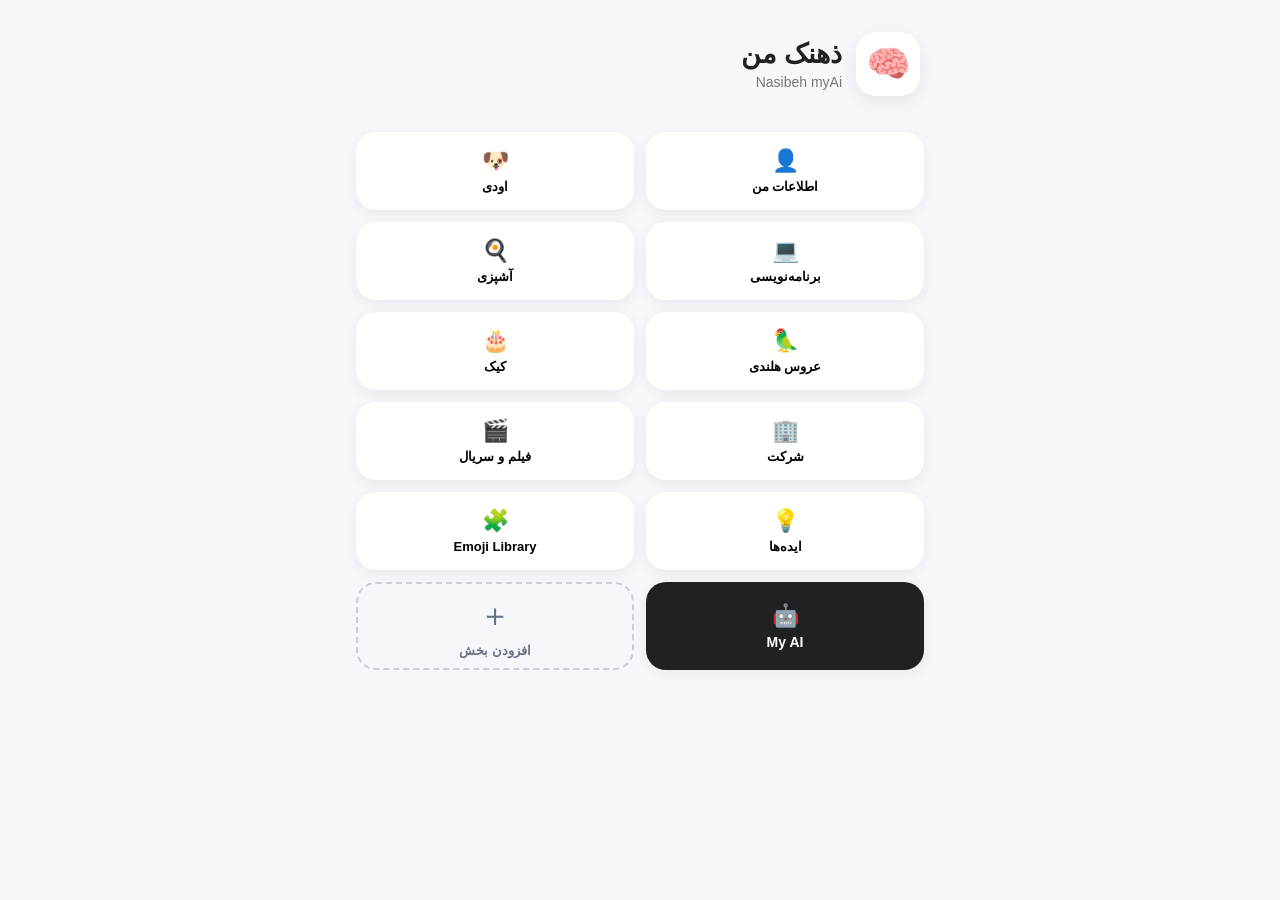
<file: index.html>
<!DOCTYPE html>
<html lang="fa" dir="rtl">
<head>
    <meta charset="UTF-8">
    <meta name="viewport" content="width=device-width, initial-scale=1.0">
    <meta name="theme-color" content="#ffffff">
    <title>🧠 Nasibeh myAi</title>
    <link rel="stylesheet" href="css/style.css?v=3">
</head>

<body>

    <main class="app">

        <header class="app-header">
            <div class="logo">🧠</div>
            <div>
                <h1>ذهنک من</h1>
                <p>Nasibeh myAi</p>
            </div>
        </header>

        <section class="sections">
            
            <button class="section-card">
                <span>👤</span>
                <strong>اطلاعات من</strong>
            </button>

            <button class="section-card">
                <span>🐶</span>
                <strong>اودی</strong>
            </button>

            <button class="section-card">
                <span>💻</span>
                <strong>برنامه‌نویسی</strong>
            </button>

            <button class="section-card">
                <span>🍳</span>
                <strong>آشپزی</strong>
            </button>

            <button class="section-card">
                <span>🦜</span>
                <strong>عروس هلندی</strong>
            </button>

            <button class="section-card">
                <span>🎂</span>
                <strong>کیک</strong>
            </button>

            <button class="section-card">
                <span>🏢</span>
                <strong>شرکت</strong>
            </button>

            <button class="section-card">
                <span>🎬</span>
                <strong>فیلم و سریال</strong>
            </button>

            <button class="section-card">
                <span>💡</span>
                <strong>ایده‌ها</strong>
            </button>

            <button class="section-card emoji-library-card">
                <span>🧩</span>
                <strong>Emoji Library</strong>
            </button>

            
<button class="section-card ai-card">
                <span>🤖</span>
                <strong>My AI</strong>
            </button>

            <button class="section-card add-card" type="button" onclick="addSection()">
                <span>＋</span>
                <strong>افزودن بخش</strong>
            </button>

        </section>

    </main>

    <script src="js/app.js?v=1006"></script>
</body>
</html>
</file>
<file: css/style.css>
* {
    box-sizing: border-box;
    margin: 0;
    padding: 0;
}

body {
    font-family: sans-serif;
    background: #f5f7fb;
    color: #202124;
    min-height: 100vh;
}

.app {
    width: 100%;
    max-width: 600px;
    margin: 0 auto;
    padding: 24px 16px 40px;
}

.app-header {
    display: flex;
    align-items: center;
    gap: 14px;
    margin-bottom: 28px;
    padding: 8px 4px;
}

.logo {
    width: 64px;
    height: 64px;
    border-radius: 20px;
    background: #ffffff;
    display: flex;
    align-items: center;
    justify-content: center;
    font-size: 36px;
    box-shadow: 0 5px 18px rgba(0, 0, 0, 0.08);
}

.app-header h1 {
    font-size: 27px;
    margin-bottom: 4px;
}

.app-header p {
    font-size: 14px;
    color: #777;
    direction: ltr;
    text-align: right;
}

.sections {
    display: grid;
    grid-template-columns: repeat(2, 1fr);
    gap: 12px;
}

.section-card {
    border: none;
    background: #ffffff;
    min-height: 78px;
    border-radius: 20px;
    padding: 10px 8px;
    display: flex;
    flex-direction: column;
    align-items: center;
    justify-content: center;
    gap: 5px;
    font-family: inherit;
    cursor: pointer;
    box-shadow: 0 4px 15px rgba(0, 0, 0, 0.06);
    transition: transform 0.15s ease, box-shadow 0.15s ease;
}

.section-card span {
    font-size: 22px;
}

.section-card strong {
    font-size: 13px;
    font-weight: 600;
}

.section-card:active {
    transform: scale(0.96);
}

.ai-card {
    background: #202124;
    color: #ffffff;
}

.ai-card strong {
    font-size: 14px;
    direction: ltr;
}

.add-card {
    border: 2px dashed #c9ced8;
    background: transparent;
    color: #697386;
    box-shadow: none;
}

.add-card span {
    font-size: 32px;
}

@media (max-width: 360px) {
    .sections {
        grid-template-columns: 1fr;
    }

    .section-card {
        min-height: 78px;
    }
}

/* صفحه داخلی بخش‌ها */

.back-button {
    border: none;
    background: #ffffff;
    width: 46px;
    height: 46px;
    border-radius: 14px;
    font-size: 24px;
    cursor: pointer;
    box-shadow: 0 4px 12px rgba(0, 0, 0, 0.06);
}

.section-page {
    display: flex;
    flex-direction: column;
    gap: 16px;
}

.add-note-button {
    width: 100%;
    min-height: 58px;
    border: 2px dashed #c9ced8;
    border-radius: 18px;
    background: #ffffff;
    color: #4f596b;
    font-family: inherit;
    font-size: 16px;
    font-weight: 600;
    cursor: pointer;
}

.notes-list {
    display: flex;
    flex-direction: column;
    gap: 12px;
}

.empty-note {
    background: #ffffff;
    border-radius: 18px;
    padding: 24px 18px;
    text-align: center;
    color: #8a919f;
    font-size: 14px;
}

/* فرم افزودن یادداشت */

.note-form {
    background: #ffffff;
    border-radius: 20px;
    padding: 20px;
    box-shadow: 0 4px 15px rgba(0, 0, 0, 0.06);
    display: flex;
    flex-direction: column;
    gap: 10px;
}

.note-form label {
    font-size: 14px;
    font-weight: 600;
    color: #4f596b;
    margin-top: 4px;
}

.note-form input,
.note-form textarea {
    width: 100%;
    border: 1px solid #d9dde5;
    border-radius: 14px;
    padding: 13px 14px;
    font-family: inherit;
    font-size: 15px;
    background: #f9fafc;
    color: #202124;
    outline: none;
    direction: rtl;
}

.note-form textarea {
    min-height: 180px;
    resize: vertical;
    line-height: 1.8;
}

.note-form input:focus,
.note-form textarea:focus {
    border-color: #9aa4b5;
    background: #ffffff;
}

.form-buttons {
    display: flex;
    gap: 10px;
    margin-top: 8px;
}

.save-note-button,
.cancel-note-button {
    flex: 1;
    min-height: 50px;
    border-radius: 14px;
    font-family: inherit;
    font-size: 15px;
    font-weight: 600;
    cursor: pointer;
}

.save-note-button {
    border: none;
    background: #202124;
    color: #ffffff;
}

.cancel-note-button {
    border: 1px solid #d9dde5;
    background: #ffffff;
    color: #555e6f;
}

/* یادداشت های ذخیره شده */

.note-card {
    background: #ffffff;
    border-radius: 18px;
    padding: 18px;
    box-shadow: 0 4px 15px rgba(0, 0, 0, 0.06);
}

.note-card h3 {
    font-size: 17px;
    margin-bottom: 10px;
    color: #202124;
}

.note-card p {
    font-size: 14px;
    line-height: 2;
    color: #555e6f;
    white-space: normal;
}

/* وضعیت ذخیره خودکار */

.autosave-status {
    font-size: 12px;
    color: #6f7785;
    text-align: center;
    min-height: 20px;
}

/* دکمه های یادداشت */

.note-actions {
    display: flex;
    gap: 8px;
    margin-top: 16px;
}

.edit-note-button,
.delete-note-button {
    flex: 1;
    min-height: 42px;
    border-radius: 12px;
    font-family: inherit;
    font-size: 13px;
    font-weight: 600;
    cursor: pointer;
}

.edit-note-button {
    border: 1px solid #d9dde5;
    background: #f9fafc;
    color: #4f596b;
}

.delete-note-button {
    border: 1px solid #e0d2d2;
    background: #fff8f8;
    color: #8a4b4b;
}

/* مدیریت بخش های سفارشی */

.custom-section-card {
    position: relative;
    padding: 10px 8px;
}

.custom-section-main {
    width: 100%;
    height: 100%;
    display: flex;
    flex-direction: column;
    align-items: center;
    justify-content: center;
    gap: 5px;
    cursor: pointer;
}

.custom-section-actions {
    position: absolute;
    top: 5px;
    left: 5px;
    display: flex;
    gap: 3px;
}

.custom-edit-button,
.custom-delete-button {
    width: 25px;
    height: 25px;
    padding: 0;
    border-radius: 8px;
    font-family: inherit;
    font-size: 11px;
    cursor: pointer;
}

.custom-edit-button {
    border: 1px solid #d9dde5;
    background: #ffffff;
}

.custom-delete-button {
    border: 1px solid #e0d2d2;
    background: #fff8f8;
}


/* دکمه افزودن یادداشت - صورتی و سفید */

.add-note-button {
    border: 2px dashed #f3a6bd;
    background: #fff4f7;
    color: #d85b82;
    box-shadow: 0 4px 12px rgba(216, 91, 130, 0.08);
    transition: 0.2s ease;
}

.add-note-button:hover {
    background: #ffe9f0;
    border-color: #e98aa7;
}

.add-note-button:active {
    background: #ffdce7;
    transform: scale(0.98);
}


/* کتابخانه ایموجی */

.emoji-library-page {
    display: flex;
    flex-direction: column;
    gap: 16px;
}

.add-emoji-button {
    width: 100%;
    min-height: 58px;
    border: 2px dashed #f3a6bd;
    border-radius: 18px;
    background: #fff4f7;
    color: #d85b82;
    font-family: inherit;
    font-size: 16px;
    font-weight: 600;
    cursor: pointer;
    box-shadow: 0 4px 12px rgba(216, 91, 130, 0.08);
}

.add-emoji-button:active {
    background: #ffdce7;
    transform: scale(0.98);
}

.add-emoji-overlay {
    position: fixed;
    inset: 0;
    z-index: 9999;
    display: flex;
    align-items: center;
    justify-content: center;
    background: rgba(0, 0, 0, 0.45);
    direction: rtl;
}

.add-emoji-box {
    width: min(88%, 360px);
    padding: 22px;
    border-radius: 20px;
    background: #ffffff;
    box-shadow: 0 10px 35px rgba(0, 0, 0, 0.2);
    text-align: center;
}

.add-emoji-box h3 {
    margin: 0 0 18px;
    font-size: 18px;
}

.add-emoji-box input {
    width: 100%;
    box-sizing: border-box;
    padding: 12px 14px;
    border: 1px solid #ddd;
    border-radius: 12px;
    font-family: inherit;
    font-size: 24px;
    text-align: center;
    direction: ltr;
    outline: none;
}

.add-emoji-box input:focus {
    border-color: #e91e63;
}

.add-emoji-actions {
    display: flex;
    gap: 10px;
    margin-top: 16px;
}

.add-emoji-actions button {
    flex: 1;
    border: none;
    border-radius: 12px;
    padding: 11px;
    font-family: inherit;
    font-size: 14px;
    font-weight: 600;
    cursor: pointer;
}

#saveNewEmoji {
    background: #e91e63;
    color: white;
}

#cancelNewEmoji {
    background: #eeeeee;
    color: #444444;
}

.delete-note-overlay {
    position: fixed;
    inset: 0;
    z-index: 9999;
    display: flex;
    align-items: center;
    justify-content: center;
    background: rgba(0, 0, 0, 0.45);
    direction: rtl;
}

.delete-note-box {
    width: min(88%, 360px);
    padding: 22px;
    border-radius: 20px;
    background: #ffffff;
    box-shadow: 0 10px 35px rgba(0, 0, 0, 0.2);
    text-align: center;
}

.delete-note-box h3 {
    margin: 0 0 12px;
    font-size: 18px;
}

.delete-note-box p {
    margin: 0;
    color: #555e6f;
    line-height: 1.8;
    font-size: 14px;
}

.delete-note-actions {
    display: flex;
    gap: 10px;
    margin-top: 18px;
}

.delete-note-actions button {
    flex: 1;
    min-height: 48px;
    border: none;
    border-radius: 12px;
    padding: 10px;
    font-family: inherit;
    font-size: 14px;
    font-weight: 600;
    cursor: pointer;
}

#confirmDeleteNote {
    background: #d32f2f;
    color: #ffffff;
}

#cancelDeleteNote {
    background: #eeeeee;
    color: #444444;
}

.emoji-grid {
    display: grid;
    grid-template-columns: repeat(5, 1fr);
    gap: 10px;
}

.emoji-item {
    min-height: 58px;
    border: 1px solid #f1d5de;
    border-radius: 16px;
    background: #ffffff;
    font-size: 27px;
    cursor: pointer;
    box-shadow: 0 3px 10px rgba(0, 0, 0, 0.04);
}

.emoji-item:active {
    background: #fff0f4;
    transform: scale(0.94);
}


/* انتخاب ایموجی برای بخش */

.emoji-picker-overlay {
    position: fixed;
    inset: 0;
    z-index: 1000;
    display: flex;
    align-items: center;
    justify-content: center;
    padding: 18px;
    background: rgba(0, 0, 0, 0.35);
}

.emoji-picker-box {
    width: 100%;
    max-width: 420px;
    max-height: 80vh;
    overflow-y: auto;
    padding: 18px;
    border-radius: 22px;
    background: #ffffff;
    box-shadow: 0 10px 35px rgba(0, 0, 0, 0.15);
}

.emoji-picker-title {
    margin: 0 0 14px;
    text-align: center;
    color: #d85b82;
    font-size: 17px;
}

.emoji-picker-grid {
    display: grid;
    grid-template-columns: repeat(5, 1fr);
    gap: 9px;
}

.emoji-picker-item {
    min-height: 54px;
    border: 1px solid #f1d5de;
    border-radius: 14px;
    background: #fffafb;
    font-size: 26px;
    cursor: pointer;
}

.emoji-picker-item:active {
    background: #ffe8ef;
    transform: scale(0.94);
}

.emoji-picker-cancel {
    width: 100%;
    margin-top: 14px;
    min-height: 48px;
    border: 1px solid #e4e4e4;
    border-radius: 14px;
    background: #f7f7f7;
    color: #666666;
    font-family: inherit;
    font-size: 15px;
    cursor: pointer;
}

/* =========================
   My AI
   ========================= */

.my-ai-page {
    display: flex;
    flex-direction: column;
    gap: 12px;
    min-height: calc(100vh - 150px);
}

.my-ai-chat {
    flex: 1;
    min-height: 420px;
    padding: 14px;
    border-radius: 20px;
    background: #f7f7f8;
    border: 1px solid #e7e7ea;
    overflow-y: auto;
    display: flex;
    flex-direction: column;
    gap: 12px;
}

.my-ai-message {
    display: flex;
    align-items: flex-start;
    gap: 8px;
    width: 100%;
}

.ai-message {
    justify-content: flex-start;
}

.user-message {
    justify-content: flex-end;
}

.my-ai-avatar {
    width: 34px;
    height: 34px;
    flex-shrink: 0;
    display: flex;
    align-items: center;
    justify-content: center;
    border-radius: 12px;
    background: #202124;
    font-size: 18px;
}

.my-ai-bubble {
    max-width: 78%;
    padding: 10px 13px;
    border-radius: 16px;
    line-height: 1.8;
    font-size: 14px;
    word-break: break-word;
}

.ai-message .my-ai-bubble {
    background: #ffffff;
    color: #333333;
    border: 1px solid #e8e8eb;
    border-top-right-radius: 5px;
}

.user-message .my-ai-bubble {
    background: #d85b82;
    color: #ffffff;
    border-top-left-radius: 5px;
}

.my-ai-input-area {
    display: flex;
    gap: 8px;
    align-items: flex-end;
}

.my-ai-input {
    flex: 1;
    min-height: 52px;
    max-height: 130px;
    padding: 12px;
    border: 1px solid #e1e1e5;
    border-radius: 16px;
    background: #ffffff;
    color: #333333;
    font-family: inherit;
    font-size: 14px;
    resize: vertical;
    outline: none;
    box-sizing: border-box;
}

.my-ai-input:focus {
    border-color: #d85b82;
    box-shadow: 0 0 0 3px rgba(216, 91, 130, 0.10);
}

.my-ai-send {
    min-width: 78px;
    min-height: 52px;
    padding: 0 12px;
    border: none;
    border-radius: 16px;
    background: #202124;
    color: #ffffff;
    font-family: inherit;
    font-size: 14px;
    font-weight: 600;
    cursor: pointer;
}

.my-ai-send:active {
    transform: scale(0.96);
}


.my-ai-bubble {
    position: relative;
}

.my-ai-copy-button {
    position: absolute;
    top: 7px;
    right: 8px;
    width: 28px;
    height: 28px;
    padding: 0;
    border: none;
    background: transparent;
    color: #777777;
    font-family: inherit;
    font-size: 17px;
    line-height: 28px;
    cursor: pointer;
    z-index: 2;
}

.my-ai-copy-button:active {
    transform: scale(0.92);
}

.my-ai-response-content {
    padding-top: 28px;
}

.my-ai-copy-button:active {
    background: #eeeeef;
    transform: scale(0.96);
}


/* رنگ‌بندی عنوان یادداشت‌ها */
.note-list-item {
    border: none;
    border-radius: 16px;
    padding: 11px 14px;
    font-family: inherit;
    font-size: 16px;
    font-weight: 600;
    cursor: pointer;
    box-shadow: 0 3px 10px rgba(0, 0, 0, 0.05);
    direction: rtl;
}

.note-list-item:nth-child(odd) {
    background: #ffe1ec;
    color: #9c3f61;
}

.note-list-item:nth-child(even) {
    background: #fff1b8;
    color: #806600;
}


.add-section-overlay {
    position: fixed;
    inset: 0;
    z-index: 9999;
    display: flex;
    align-items: center;
    justify-content: center;
    background: rgba(0, 0, 0, 0.45);
    direction: rtl;
}

.add-section-box {
    width: min(88%, 360px);
    padding: 22px;
    border-radius: 20px;
    background: #ffffff;
    box-shadow: 0 10px 35px rgba(0, 0, 0, 0.2);
    text-align: center;
}

.add-section-box h3 {
    margin: 0 0 18px;
    font-size: 18px;
}

.add-section-box input {
    width: 100%;
    box-sizing: border-box;
    padding: 12px 14px;
    border: 1px solid #ddd;
    border-radius: 12px;
    font-family: inherit;
    font-size: 15px;
    direction: rtl;
    outline: none;
}

.add-section-box input:focus {
    border-color: #e91e63;
}

.add-section-actions {
    display: flex;
    gap: 10px;
    margin-top: 16px;
}

.add-section-actions button {
    flex: 1;
    border: none;
    border-radius: 12px;
    padding: 11px;
    font-family: inherit;
    font-size: 14px;
    font-weight: 600;
    cursor: pointer;
}

#saveNewSection {
    background: #e91e63;
    color: white;
}

#cancelNewSection {
    background: #eeeeee;
    color: #444444;
}
</file>
<file: android/app/src/main/assets/css/style.css>
* {
    box-sizing: border-box;
    margin: 0;
    padding: 0;
}

body {
    font-family: sans-serif;
    background: #f5f7fb;
    color: #202124;
    min-height: 100vh;
}

.app {
    width: 100%;
    max-width: 600px;
    margin: 0 auto;
    padding: 24px 16px 40px;
}

.app-header {
    display: flex;
    align-items: center;
    gap: 14px;
    margin-bottom: 28px;
    padding: 8px 4px;
}

.logo {
    width: 64px;
    height: 64px;
    border-radius: 20px;
    background: #ffffff;
    display: flex;
    align-items: center;
    justify-content: center;
    font-size: 36px;
    box-shadow: 0 5px 18px rgba(0, 0, 0, 0.08);
}

.app-header h1 {
    font-size: 27px;
    margin-bottom: 4px;
}

.app-header p {
    font-size: 14px;
    color: #777;
    direction: ltr;
    text-align: right;
}

.sections {
    display: grid;
    grid-template-columns: repeat(2, 1fr);
    gap: 12px;
}

.section-card {
    border: none;
    background: #ffffff;
    min-height: 78px;
    border-radius: 20px;
    padding: 10px 8px;
    display: flex;
    flex-direction: column;
    align-items: center;
    justify-content: center;
    gap: 5px;
    font-family: inherit;
    cursor: pointer;
    box-shadow: 0 4px 15px rgba(0, 0, 0, 0.06);
    transition: transform 0.15s ease, box-shadow 0.15s ease;
}

.section-card span {
    font-size: 22px;
}

.section-card strong {
    font-size: 13px;
    font-weight: 600;
}

.section-card:active {
    transform: scale(0.96);
}

.ai-card {
    background: #202124;
    color: #ffffff;
}

.ai-card strong {
    font-size: 14px;
    direction: ltr;
}

.add-card {
    border: 2px dashed #c9ced8;
    background: transparent;
    color: #697386;
    box-shadow: none;
}

.add-card span {
    font-size: 32px;
}

@media (max-width: 360px) {
    .sections {
        grid-template-columns: 1fr;
    }

    .section-card {
        min-height: 78px;
    }
}

/* صفحه داخلی بخش‌ها */

.back-button {
    border: none;
    background: #ffffff;
    width: 46px;
    height: 46px;
    border-radius: 14px;
    font-size: 24px;
    cursor: pointer;
    box-shadow: 0 4px 12px rgba(0, 0, 0, 0.06);
}

.section-page {
    display: flex;
    flex-direction: column;
    gap: 16px;
}

.add-note-button {
    width: 100%;
    min-height: 58px;
    border: 2px dashed #c9ced8;
    border-radius: 18px;
    background: #ffffff;
    color: #4f596b;
    font-family: inherit;
    font-size: 16px;
    font-weight: 600;
    cursor: pointer;
}

.notes-list {
    display: flex;
    flex-direction: column;
    gap: 12px;
}

.empty-note {
    background: #ffffff;
    border-radius: 18px;
    padding: 24px 18px;
    text-align: center;
    color: #8a919f;
    font-size: 14px;
}

/* فرم افزودن یادداشت */

.note-form {
    background: #ffffff;
    border-radius: 20px;
    padding: 20px;
    box-shadow: 0 4px 15px rgba(0, 0, 0, 0.06);
    display: flex;
    flex-direction: column;
    gap: 10px;
}

.note-form label {
    font-size: 14px;
    font-weight: 600;
    color: #4f596b;
    margin-top: 4px;
}

.note-form input,
.note-form textarea {
    width: 100%;
    border: 1px solid #d9dde5;
    border-radius: 14px;
    padding: 13px 14px;
    font-family: inherit;
    font-size: 15px;
    background: #f9fafc;
    color: #202124;
    outline: none;
    direction: rtl;
}

.note-form textarea {
    min-height: 180px;
    resize: vertical;
    line-height: 1.8;
}

.note-form input:focus,
.note-form textarea:focus {
    border-color: #9aa4b5;
    background: #ffffff;
}

.form-buttons {
    display: flex;
    gap: 10px;
    margin-top: 8px;
}

.save-note-button,
.cancel-note-button {
    flex: 1;
    min-height: 50px;
    border-radius: 14px;
    font-family: inherit;
    font-size: 15px;
    font-weight: 600;
    cursor: pointer;
}

.save-note-button {
    border: none;
    background: #202124;
    color: #ffffff;
}

.cancel-note-button {
    border: 1px solid #d9dde5;
    background: #ffffff;
    color: #555e6f;
}

/* یادداشت های ذخیره شده */

.note-card {
    background: #ffffff;
    border-radius: 18px;
    padding: 18px;
    box-shadow: 0 4px 15px rgba(0, 0, 0, 0.06);
}

.note-card h3 {
    font-size: 17px;
    margin-bottom: 10px;
    color: #202124;
}

.note-card p {
    font-size: 14px;
    line-height: 2;
    color: #555e6f;
    white-space: normal;
}

/* وضعیت ذخیره خودکار */

.autosave-status {
    font-size: 12px;
    color: #6f7785;
    text-align: center;
    min-height: 20px;
}

/* دکمه های یادداشت */

.note-actions {
    display: flex;
    gap: 8px;
    margin-top: 16px;
}

.edit-note-button,
.delete-note-button {
    flex: 1;
    min-height: 42px;
    border-radius: 12px;
    font-family: inherit;
    font-size: 13px;
    font-weight: 600;
    cursor: pointer;
}

.edit-note-button {
    border: 1px solid #d9dde5;
    background: #f9fafc;
    color: #4f596b;
}

.delete-note-button {
    border: 1px solid #e0d2d2;
    background: #fff8f8;
    color: #8a4b4b;
}

/* مدیریت بخش های سفارشی */

.custom-section-card {
    position: relative;
    padding: 10px 8px;
}

.custom-section-main {
    width: 100%;
    height: 100%;
    display: flex;
    flex-direction: column;
    align-items: center;
    justify-content: center;
    gap: 5px;
    cursor: pointer;
}

.custom-section-actions {
    position: absolute;
    top: 5px;
    left: 5px;
    display: flex;
    gap: 3px;
}

.custom-edit-button,
.custom-delete-button {
    width: 25px;
    height: 25px;
    padding: 0;
    border-radius: 8px;
    font-family: inherit;
    font-size: 11px;
    cursor: pointer;
}

.custom-edit-button {
    border: 1px solid #d9dde5;
    background: #ffffff;
}

.custom-delete-button {
    border: 1px solid #e0d2d2;
    background: #fff8f8;
}


/* دکمه افزودن یادداشت - صورتی و سفید */

.add-note-button {
    border: 2px dashed #f3a6bd;
    background: #fff4f7;
    color: #d85b82;
    box-shadow: 0 4px 12px rgba(216, 91, 130, 0.08);
    transition: 0.2s ease;
}

.add-note-button:hover {
    background: #ffe9f0;
    border-color: #e98aa7;
}

.add-note-button:active {
    background: #ffdce7;
    transform: scale(0.98);
}


/* کتابخانه ایموجی */

.emoji-library-page {
    display: flex;
    flex-direction: column;
    gap: 16px;
}

.add-emoji-button {
    width: 100%;
    min-height: 58px;
    border: 2px dashed #f3a6bd;
    border-radius: 18px;
    background: #fff4f7;
    color: #d85b82;
    font-family: inherit;
    font-size: 16px;
    font-weight: 600;
    cursor: pointer;
    box-shadow: 0 4px 12px rgba(216, 91, 130, 0.08);
}

.add-emoji-button:active {
    background: #ffdce7;
    transform: scale(0.98);
}

.emoji-grid {
    display: grid;
    grid-template-columns: repeat(5, 1fr);
    gap: 10px;
}

.emoji-item {
    min-height: 58px;
    border: 1px solid #f1d5de;
    border-radius: 16px;
    background: #ffffff;
    font-size: 27px;
    cursor: pointer;
    box-shadow: 0 3px 10px rgba(0, 0, 0, 0.04);
}

.emoji-item:active {
    background: #fff0f4;
    transform: scale(0.94);
}


/* انتخاب ایموجی برای بخش */

.emoji-picker-overlay {
    position: fixed;
    inset: 0;
    z-index: 1000;
    display: flex;
    align-items: center;
    justify-content: center;
    padding: 18px;
    background: rgba(0, 0, 0, 0.35);
}

.emoji-picker-box {
    width: 100%;
    max-width: 420px;
    max-height: 80vh;
    overflow-y: auto;
    padding: 18px;
    border-radius: 22px;
    background: #ffffff;
    box-shadow: 0 10px 35px rgba(0, 0, 0, 0.15);
}

.emoji-picker-title {
    margin: 0 0 14px;
    text-align: center;
    color: #d85b82;
    font-size: 17px;
}

.emoji-picker-grid {
    display: grid;
    grid-template-columns: repeat(5, 1fr);
    gap: 9px;
}

.emoji-picker-item {
    min-height: 54px;
    border: 1px solid #f1d5de;
    border-radius: 14px;
    background: #fffafb;
    font-size: 26px;
    cursor: pointer;
}

.emoji-picker-item:active {
    background: #ffe8ef;
    transform: scale(0.94);
}

.emoji-picker-cancel {
    width: 100%;
    margin-top: 14px;
    min-height: 48px;
    border: 1px solid #e4e4e4;
    border-radius: 14px;
    background: #f7f7f7;
    color: #666666;
    font-family: inherit;
    font-size: 15px;
    cursor: pointer;
}

/* =========================
   My AI
   ========================= */

.my-ai-page {
    display: flex;
    flex-direction: column;
    gap: 12px;
    min-height: calc(100vh - 150px);
}

.my-ai-chat {
    flex: 1;
    min-height: 420px;
    padding: 14px;
    border-radius: 20px;
    background: #f7f7f8;
    border: 1px solid #e7e7ea;
    overflow-y: auto;
    display: flex;
    flex-direction: column;
    gap: 12px;
}

.my-ai-message {
    display: flex;
    align-items: flex-start;
    gap: 8px;
    width: 100%;
}

.ai-message {
    justify-content: flex-start;
}

.user-message {
    justify-content: flex-end;
}

.my-ai-avatar {
    width: 34px;
    height: 34px;
    flex-shrink: 0;
    display: flex;
    align-items: center;
    justify-content: center;
    border-radius: 12px;
    background: #202124;
    font-size: 18px;
}

.my-ai-bubble {
    max-width: 78%;
    padding: 10px 13px;
    border-radius: 16px;
    line-height: 1.8;
    font-size: 14px;
    word-break: break-word;
}

.ai-message .my-ai-bubble {
    background: #ffffff;
    color: #333333;
    border: 1px solid #e8e8eb;
    border-top-right-radius: 5px;
}

.user-message .my-ai-bubble {
    background: #d85b82;
    color: #ffffff;
    border-top-left-radius: 5px;
}

.my-ai-input-area {
    display: flex;
    gap: 8px;
    align-items: flex-end;
}

.my-ai-input {
    flex: 1;
    min-height: 52px;
    max-height: 130px;
    padding: 12px;
    border: 1px solid #e1e1e5;
    border-radius: 16px;
    background: #ffffff;
    color: #333333;
    font-family: inherit;
    font-size: 14px;
    resize: vertical;
    outline: none;
    box-sizing: border-box;
}

.my-ai-input:focus {
    border-color: #d85b82;
    box-shadow: 0 0 0 3px rgba(216, 91, 130, 0.10);
}

.my-ai-send {
    min-width: 78px;
    min-height: 52px;
    padding: 0 12px;
    border: none;
    border-radius: 16px;
    background: #202124;
    color: #ffffff;
    font-family: inherit;
    font-size: 14px;
    font-weight: 600;
    cursor: pointer;
}

.my-ai-send:active {
    transform: scale(0.96);
}


.my-ai-bubble {
    position: relative;
}

.my-ai-copy-button {
    position: absolute;
    top: 7px;
    right: 8px;
    width: 28px;
    height: 28px;
    padding: 0;
    border: none;
    background: transparent;
    color: #777777;
    font-family: inherit;
    font-size: 17px;
    line-height: 28px;
    cursor: pointer;
    z-index: 2;
}

.my-ai-copy-button:active {
    transform: scale(0.92);
}

.my-ai-response-content {
    padding-top: 28px;
}

.my-ai-copy-button:active {
    background: #eeeeef;
    transform: scale(0.96);
}


/* رنگ‌بندی عنوان یادداشت‌ها */
.note-list-item {
    border: none;
    border-radius: 16px;
    padding: 11px 14px;
    font-family: inherit;
    font-size: 16px;
    font-weight: 600;
    cursor: pointer;
    box-shadow: 0 3px 10px rgba(0, 0, 0, 0.05);
    direction: rtl;
}

.note-list-item:nth-child(odd) {
    background: #ffe1ec;
    color: #9c3f61;
}

.note-list-item:nth-child(even) {
    background: #fff1b8;
    color: #806600;
}


.add-section-overlay {
    position: fixed;
    inset: 0;
    z-index: 9999;
    display: flex;
    align-items: center;
    justify-content: center;
    background: rgba(0, 0, 0, 0.45);
    direction: rtl;
}

.add-section-box {
    width: min(88%, 360px);
    padding: 22px;
    border-radius: 20px;
    background: #ffffff;
    box-shadow: 0 10px 35px rgba(0, 0, 0, 0.2);
    text-align: center;
}

.add-section-box h3 {
    margin: 0 0 18px;
    font-size: 18px;
}

.add-section-box input {
    width: 100%;
    box-sizing: border-box;
    padding: 12px 14px;
    border: 1px solid #ddd;
    border-radius: 12px;
    font-family: inherit;
    font-size: 15px;
    direction: rtl;
    outline: none;
}

.add-section-box input:focus {
    border-color: #e91e63;
}

.add-section-actions {
    display: flex;
    gap: 10px;
    margin-top: 16px;
}

.add-section-actions button {
    flex: 1;
    border: none;
    border-radius: 12px;
    padding: 11px;
    font-family: inherit;
    font-size: 14px;
    font-weight: 600;
    cursor: pointer;
}

#saveNewSection {
    background: #e91e63;
    color: white;
}

#cancelNewSection {
    background: #eeeeee;
    color: #444444;
}
</file>
